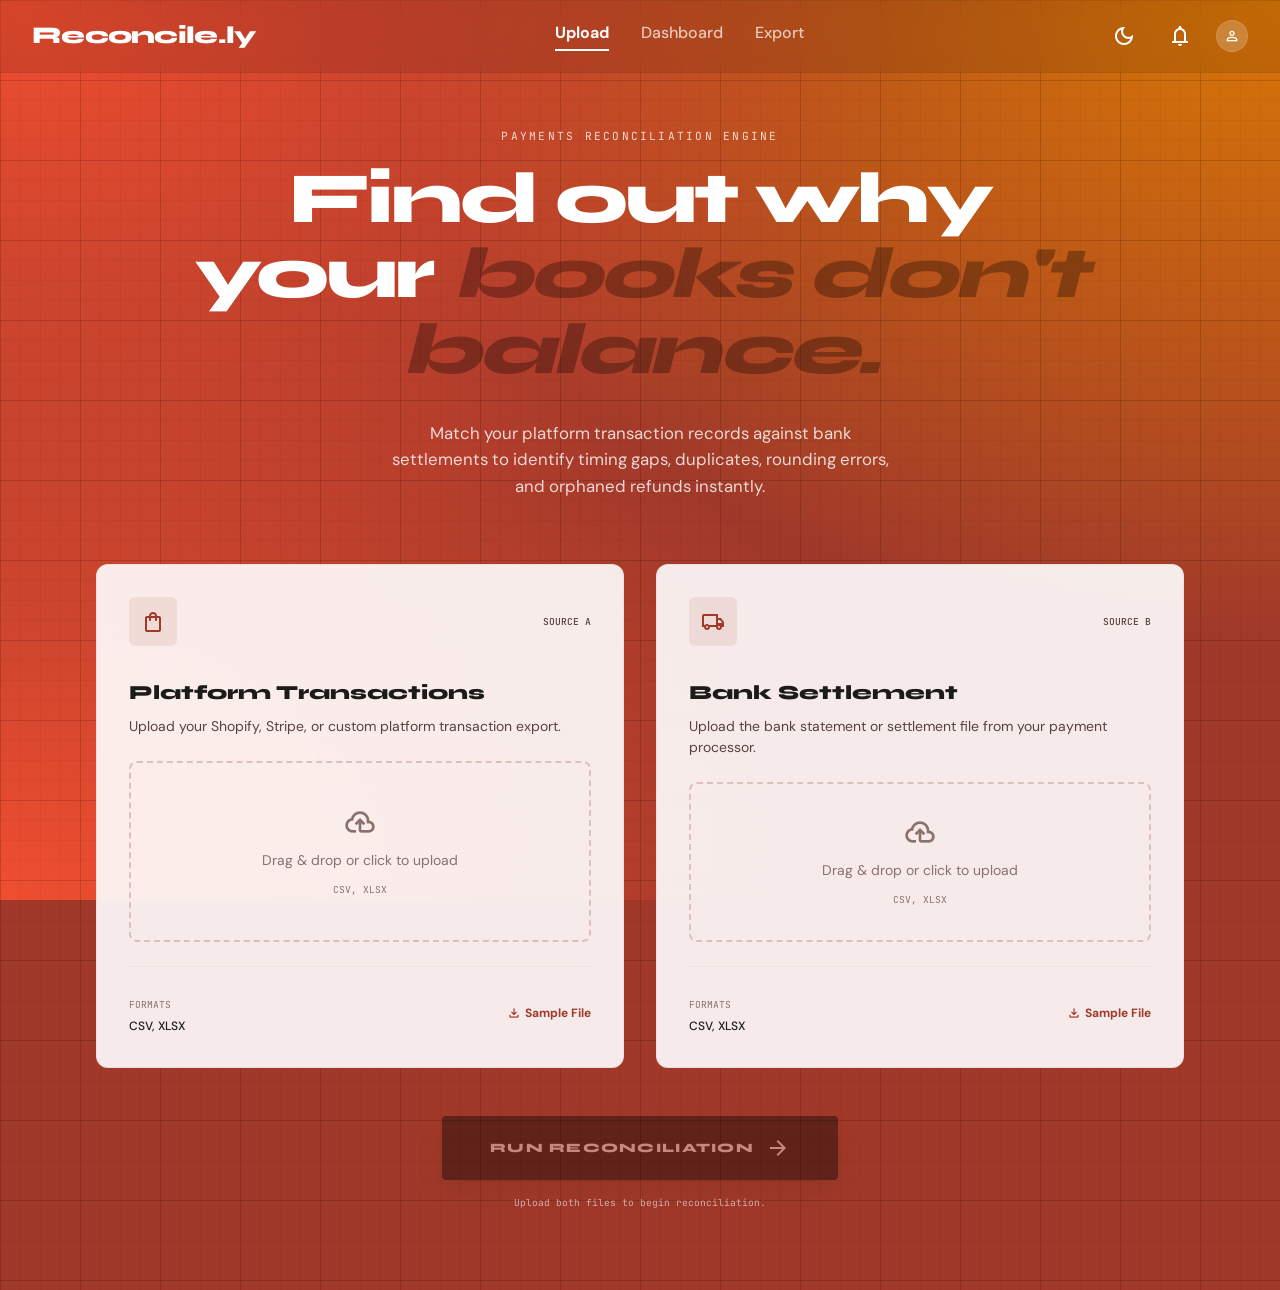
<file: index.html>
<!DOCTYPE html>
<html lang="en">
<head>
  <meta charset="utf-8"/>
  <meta content="width=device-width, initial-scale=1.0" name="viewport"/>
  <title>Reconcile.ly — Revenue Recovery</title>
  <meta name="description" content="Reconcile your platform transactions against bank settlement files to identify timing gaps, duplicates, and rounding discrepancies."/>
  <link href="https://fonts.googleapis.com/css2?family=Syne:wght@700;800&family=DM+Sans:ital,wght@0,400;0,500;0,700;1,400&family=JetBrains+Mono:wght@400;500&family=Epilogue:wght@700&family=Plus+Jakarta+Sans:wght@400;500;600&family=Space+Grotesk:wght@400;500&display=swap" rel="stylesheet"/>
  <link href="https://fonts.googleapis.com/css2?family=Material+Symbols+Outlined:wght,FILL@100..700,0..1&display=swap" rel="stylesheet"/>
  <link href="css/styles.css" rel="stylesheet"/>
  <link href="https://cdn.sheetjs.com/xlsx-0.20.0/package/dist/xlsx.full.min.js" rel="preload" as="script"/>
  <script src="https://cdn.sheetjs.com/xlsx-0.20.0/package/dist/xlsx.full.min.js"></script>
  <link rel="icon" type="image/png" href="screen.png">
</head>
<body class="terracotta-bg dm-sans" style="color:#fff; min-height:100vh;">
<div class="blueprint-grid" style="min-height:100vh;">

  <!-- Header -->
  <header class="upload-header">
    <div class="syne-bold" style="font-size:1.5rem; letter-spacing:-0.03em; color:#fff;">Reconcile.ly</div>
    <nav style="display:flex; gap:2rem;">
      <a href="index.html" style="color:#fff; font-weight:700; border-bottom:2px solid #fff; padding-bottom:0.25rem;">Upload</a>
      <a href="dashboard.html" style="color:rgba(255,255,255,0.7); font-weight:500; transition:color 0.2s;" onmouseenter="this.style.color='#fff'" onmouseleave="this.style.color='rgba(255,255,255,0.7)'">Dashboard</a>
      <a href="export.html" style="color:rgba(255,255,255,0.7); font-weight:500; transition:color 0.2s;" onmouseenter="this.style.color='#fff'" onmouseleave="this.style.color='rgba(255,255,255,0.7)'">Export</a>
    </nav>
    <div style="display:flex; align-items:center; gap:1rem;">
      <button style="padding:0.5rem; border-radius:50%; color:#fff; transition:background 0.2s;" onmouseenter="this.style.background='rgba(255,255,255,0.1)'" onmouseleave="this.style.background='transparent'">
        <span class="material-symbols-outlined">dark_mode</span>
      </button>
      <button style="padding:0.5rem; border-radius:50%; color:#fff; transition:background 0.2s;" onmouseenter="this.style.background='rgba(255,255,255,0.1)'" onmouseleave="this.style.background='transparent'">
        <span class="material-symbols-outlined">notifications</span>
      </button>
      <div style="width:2rem; height:2rem; border-radius:50%; background:rgba(255,255,255,0.2); border:1px solid rgba(255,255,255,0.1); display:flex; align-items:center; justify-content:center;">
        <span class="material-symbols-outlined" style="font-size:16px;">person</span>
      </div>
    </div>
  </header>

  <!-- Main -->
  <main class="upload-main">
    <!-- Hero -->
    <section style="max-width:56rem; width:100%; text-align:center; margin-bottom:4rem;">
      <div class="jb-mono" style="font-size:0.7rem; text-transform:uppercase; letter-spacing:0.2em; color:rgba(255,255,255,0.8); margin-bottom:1rem;">Payments Reconciliation Engine</div>
      <h1 class="syne-bold" style="font-size:clamp(2.5rem,6vw,4.5rem); letter-spacing:-0.04em; line-height:1.05; margin-bottom:2rem;">
        Find out why your <span style="color:rgba(0,0,0,0.3); font-style:italic;">books don't balance.</span>
      </h1>
      <p style="color:rgba(255,255,255,0.8); max-width:32rem; margin:0 auto; font-size:1.05rem; line-height:1.6;">
        Match your platform transaction records against bank settlements to identify timing gaps, duplicates, rounding errors, and orphaned refunds instantly.
      </p>
    </section>

    <!-- Drop Zones -->
    <div style="max-width:68rem; width:100%; display:grid; grid-template-columns:1fr 1fr; gap:2rem; margin-bottom:3rem;">

      <!-- Zone 1: Platform Transactions -->
      <div id="dropzone-order" class="drop-zone" style="color:#1b1c1a;">
        <input type="file" id="file-input-order" accept=".csv,.xlsx,.xls" style="display:none"/>
        <div style="display:flex; justify-content:space-between; align-items:center; margin-bottom:2rem;">
          <div style="padding:0.75rem; background:rgba(161,57,42,0.1); border-radius:0.375rem;">
            <span class="material-symbols-outlined" style="color:#a1392a;">shopping_bag</span>
          </div>
          <span class="jb-mono" style="font-size:0.6rem; color:#57423e; font-weight:500;">SOURCE A</span>
        </div>
        <h3 class="syne-bold" style="font-size:1.25rem; margin-bottom:0.5rem;">Platform Transactions</h3>
        <p style="font-size:0.875rem; color:#57423e; margin-bottom:1.5rem;">Upload your Shopify, Stripe, or custom platform transaction export.</p>

        <!-- Empty state (drag area) -->
        <div id="empty-state-order" class="drop-area">
          <span class="material-symbols-outlined" style="font-size:2rem; color:#8a716d;">cloud_upload</span>
          <span style="font-size:0.875rem; color:#8a716d;">Drag & drop or click to upload</span>
          <span class="jb-mono" style="font-size:0.6rem; color:#8a716d;">CSV, XLSX</span>
        </div>

        <!-- Uploaded state -->
        <div id="uploaded-state-order" class="uploaded-state">
          <div style="width:2.5rem; height:2.5rem; border-radius:50%; background:#006c4e; display:flex; align-items:center; justify-content:center; flex-shrink:0;">
            <span class="material-symbols-outlined" style="color:#fff; font-size:1rem; font-variation-settings:'FILL' 1;">check</span>
          </div>
          <div style="flex:1; overflow:hidden;">
            <p id="filename-order" class="jb-mono" style="font-size:0.75rem; font-weight:700; color:#006c4e; white-space:nowrap; overflow:hidden; text-overflow:ellipsis;">—</p>
            <p id="rowcount-order" class="jb-mono" style="font-size:0.6rem; color:rgba(0,113,81,0.6); margin-top:0.25rem;">—</p>
          </div>
          <button id="clear-order" style="color:rgba(0,108,78,0.4); transition:color 0.2s;" onmouseenter="this.style.color='#006c4e'" onmouseleave="this.style.color='rgba(0,108,78,0.4)'">
            <span class="material-symbols-outlined" style="font-size:1.125rem;">close</span>
          </button>
        </div>

        <div style="margin-top:1.5rem; display:flex; justify-content:space-between; align-items:center; padding-top:1.5rem; border-top:1px solid rgba(222,192,187,0.2);">
          <div>
            <span class="jb-mono" style="font-size:0.6rem; text-transform:uppercase; color:#8a716d;">Formats</span>
            <span style="display:block; font-size:0.75rem; font-weight:500; margin-top:0.125rem;">CSV, XLSX</span>
          </div>
          <a id="sample-order" href="#" style="font-size:0.75rem; color:#a1392a; font-weight:700; display:flex; align-items:center; gap:0.25rem; transition:opacity 0.2s;" onmouseenter="this.style.opacity='0.7'" onmouseleave="this.style.opacity='1'">
            <span class="material-symbols-outlined" style="font-size:0.875rem;">download</span>
            Sample File
          </a>
        </div>
      </div>

      <!-- Zone 2: Bank Settlement -->
      <div id="dropzone-remit" class="drop-zone" style="color:#1b1c1a;">
        <input type="file" id="file-input-remit" accept=".csv,.xlsx,.xls" style="display:none"/>
        <div style="display:flex; justify-content:space-between; align-items:center; margin-bottom:2rem;">
          <div style="padding:0.75rem; background:rgba(161,57,42,0.1); border-radius:0.375rem;">
            <span class="material-symbols-outlined" style="color:#a1392a;">local_shipping</span>
          </div>
          <span class="jb-mono" style="font-size:0.6rem; color:#57423e; font-weight:500;">SOURCE B</span>
        </div>
        <h3 class="syne-bold" style="font-size:1.25rem; margin-bottom:0.5rem;">Bank Settlement</h3>
        <p style="font-size:0.875rem; color:#57423e; margin-bottom:1.5rem;">Upload the bank statement or settlement file from your payment processor.</p>

        <!-- Empty state -->
        <div id="empty-state-remit" class="drop-area">
          <span class="material-symbols-outlined" style="font-size:2rem; color:#8a716d;">cloud_upload</span>
          <span style="font-size:0.875rem; color:#8a716d;">Drag & drop or click to upload</span>
          <span class="jb-mono" style="font-size:0.6rem; color:#8a716d;">CSV, XLSX</span>
        </div>

        <!-- Uploaded state -->
        <div id="uploaded-state-remit" class="uploaded-state">
          <div style="width:2.5rem; height:2.5rem; border-radius:50%; background:#006c4e; display:flex; align-items:center; justify-content:center; flex-shrink:0;">
            <span class="material-symbols-outlined" style="color:#fff; font-size:1rem; font-variation-settings:'FILL' 1;">check</span>
          </div>
          <div style="flex:1; overflow:hidden;">
            <p id="filename-remit" class="jb-mono" style="font-size:0.75rem; font-weight:700; color:#006c4e; white-space:nowrap; overflow:hidden; text-overflow:ellipsis;">—</p>
            <p id="rowcount-remit" class="jb-mono" style="font-size:0.6rem; color:rgba(0,113,81,0.6); margin-top:0.25rem;">—</p>
          </div>
          <button id="clear-remit" style="color:rgba(0,108,78,0.4); transition:color 0.2s;" onmouseenter="this.style.color='#006c4e'" onmouseleave="this.style.color='rgba(0,108,78,0.4)'">
            <span class="material-symbols-outlined" style="font-size:1.125rem;">close</span>
          </button>
        </div>

        <div style="margin-top:1.5rem; display:flex; justify-content:space-between; align-items:center; padding-top:1.5rem; border-top:1px solid rgba(222,192,187,0.2);">
          <div>
            <span class="jb-mono" style="font-size:0.6rem; text-transform:uppercase; color:#8a716d;">Formats</span>
            <span style="display:block; font-size:0.75rem; font-weight:500; margin-top:0.125rem;">CSV, XLSX</span>
          </div>
          <a id="sample-remit" href="#" style="font-size:0.75rem; color:#a1392a; font-weight:700; display:flex; align-items:center; gap:0.25rem; transition:opacity 0.2s;" onmouseenter="this.style.opacity='0.7'" onmouseleave="this.style.opacity='1'">
            <span class="material-symbols-outlined" style="font-size:0.875rem;">download</span>
            Sample File
          </a>
        </div>
      </div>
    </div>

    <!-- Currency Detection Banners (shown dynamically by JS) -->
    <!-- Mismatch Warning -->
    <div id="currency-mismatch-banner" style="display:none; max-width:68rem; width:100%; margin-bottom:1.5rem; padding:1.25rem 1.5rem; border-radius:var(--radius-lg,0.5rem); background:rgba(161,57,42,0.12); border:1px solid rgba(161,57,42,0.25); backdrop-filter:blur(4px);">
      <div style="display:flex; align-items:flex-start; gap:1rem;">
        <div style="padding:0.5rem; background:rgba(161,57,42,0.15); border-radius:50%; flex-shrink:0;">
          <span class="material-symbols-outlined" style="color:#a1392a; font-size:1.25rem;">currency_exchange</span>
        </div>
        <div style="flex:1;">
          <p class="syne-bold" style="font-size:0.85rem; color:#a1392a; margin-bottom:0.375rem;">Currency Mismatch Detected</p>
          <p id="currency-mismatch-text" style="font-size:0.8rem; color:#5c2e24; line-height:1.5;">
            Order export appears to be in <strong id="currency-order-label">USD</strong> and remittance file in <strong id="currency-remit-label">INR</strong>.
            Set a conversion rate below before running reconciliation.
          </p>
        </div>
      </div>
    </div>

    <!-- Undetected Notice -->
    <div id="currency-undetected-banner" style="display:none; max-width:68rem; width:100%; margin-bottom:1.5rem; padding:1rem 1.5rem; border-radius:var(--radius-lg,0.5rem); background:rgba(138,113,109,0.08); border:1px solid rgba(138,113,109,0.15);">
      <div style="display:flex; align-items:center; gap:0.75rem;">
        <span class="material-symbols-outlined" style="color:#8a716d; font-size:1.125rem;">info</span>
        <p style="font-size:0.8rem; color:#8a716d; line-height:1.5;">
          Currency not detected — assuming both files use the same currency. Set a conversion rate manually if needed.
        </p>
      </div>
    </div>

    <!-- Currency & Conversion Settings (always visible once any file is uploaded) -->
    <div id="currency-settings" style="display:none; max-width:68rem; width:100%; margin-bottom:2rem;">
      <div style="background:rgba(255,255,255,0.9); backdrop-filter:blur(4px); border-radius:var(--radius-xl,0.75rem); padding:1.5rem 2rem; border:1px solid rgba(0,0,0,0.05);">
        <div style="display:flex; align-items:center; gap:0.75rem; margin-bottom:1.25rem;">
          <span class="material-symbols-outlined" style="color:#a1392a; font-size:1.125rem;">tune</span>
          <span class="syne-bold" style="font-size:0.9rem; color:#1b1c1a;">Currency & Conversion</span>
        </div>
        <div style="display:grid; grid-template-columns:1fr 1fr; gap:1.5rem;">
          <!-- Display Currency -->
          <div>
            <label style="display:block; font-family:'JetBrains Mono',monospace; font-size:0.6rem; text-transform:uppercase; letter-spacing:0.12em; color:#8a716d; margin-bottom:0.5rem;">Dashboard Display Currency</label>
            <select id="select-display-currency" style="width:100%; padding:0.75rem 1rem; border:1px solid rgba(222,192,187,0.3); border-radius:var(--radius-md,0.25rem); background:#fff; font-family:'DM Sans',sans-serif; font-size:0.875rem; outline:none; color:#1b1c1a; transition:border-color 0.2s;" onfocus="this.style.borderColor='#a1392a'" onblur="this.style.borderColor='rgba(222,192,187,0.3)'">
              <option value="USD">$ — US Dollar (USD)</option>
              <option value="INR">₹ — Indian Rupee (INR)</option>
              <option value="EUR">€ — Euro (EUR)</option>
              <option value="GBP">£ — British Pound (GBP)</option>
            </select>
          </div>
          <!-- Conversion Rate -->
          <div>
            <label style="display:block; font-family:'JetBrains Mono',monospace; font-size:0.6rem; text-transform:uppercase; letter-spacing:0.12em; color:#8a716d; margin-bottom:0.5rem;">Order Amount Multiplier</label>
            <div style="position:relative;">
              <input id="input-conversion-rate" type="number" step="0.01" min="0.01" value="1.00" style="width:100%; padding:0.75rem 1rem; padding-right:3rem; border:1px solid rgba(222,192,187,0.3); border-radius:var(--radius-md,0.25rem); background:#fff; font-family:'JetBrains Mono',monospace; font-size:0.875rem; outline:none; color:#1b1c1a; transition:border-color 0.2s;" onfocus="this.style.borderColor='#a1392a'" onblur="this.style.borderColor='rgba(222,192,187,0.3)'"/>
              <span style="position:absolute; right:1rem; top:50%; transform:translateY(-50%); font-family:'JetBrains Mono',monospace; font-size:0.65rem; color:#8a716d;">×</span>
            </div>
            <p style="font-size:0.65rem; color:#8a716d; margin-top:0.375rem; line-height:1.4;">
              Set to <strong>1.0</strong> if both files are in the same currency. Use an FX rate (e.g. <strong>83.5</strong>) if the order file is in a different currency than the remittance.
            </p>
          </div>
        </div>
      </div>
    </div>

    <!-- CTA -->
    <div style="display:flex; flex-direction:column; align-items:center; gap:1rem;">
      <button id="btn-run-reconciliation" class="btn-run" disabled style="opacity:0.4;">
        <span class="syne-bold" style="font-size:0.8rem; letter-spacing:0.1em; text-transform:uppercase; display:flex; align-items:center; gap:0.75rem;">
          Run reconciliation
          <span class="material-symbols-outlined">arrow_forward</span>
        </span>
      </button>
      <p id="status-text" class="jb-mono" style="font-size:0.6rem; color:rgba(255,255,255,0.6);">Upload both files to begin reconciliation.</p>
    </div>
  </main>

  <!-- Side decoration -->
  <div style="display:none;" class="lg-show">
    <div style="position:fixed; left:2rem; bottom:2rem; display:flex; align-items:center; gap:1rem; transform:rotate(-90deg); transform-origin:left; pointer-events:none;">
      <span class="jb-mono" style="font-size:0.6rem; color:rgba(255,255,255,0.4); text-transform:uppercase; letter-spacing:0.15em;">Archive Ref: REC-2024-10</span>
      <div style="height:1px; width:6rem; background:rgba(255,255,255,0.2);"></div>
    </div>
  </div>
</div>

<script src="js/app.js"></script>
<script src="js/reconcile.js"></script>
<script src="js/upload.js"></script>
</body>
</html>
</file>
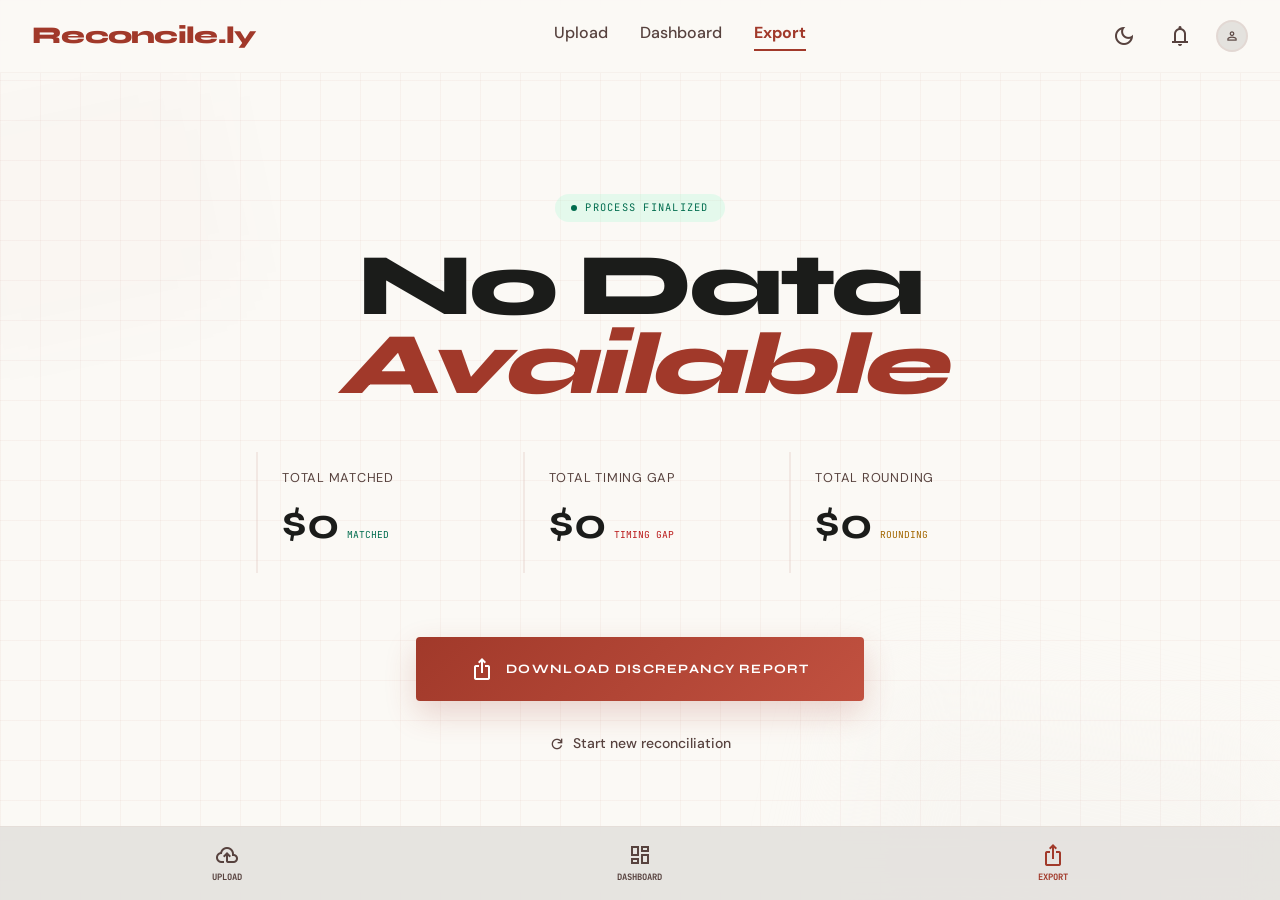
<file: export.html>
<!DOCTYPE html>
<html lang="en">
<head>
  <meta charset="utf-8"/>
  <meta content="width=device-width, initial-scale=1.0" name="viewport"/>
  <title>Reconcile.ly — Export & Summary</title>
  <meta name="description" content="Reconciliation complete. Download your discrepancy report."/>
  <link href="https://fonts.googleapis.com/css2?family=Syne:wght@700;800&family=DM+Sans:ital,wght@0,400;0,500;0,700;1,400&family=JetBrains+Mono:wght@400;500&family=Epilogue:wght@700&family=Plus+Jakarta+Sans:wght@400;500;600&family=Space+Grotesk:wght@400;500&display=swap" rel="stylesheet"/>
  <link href="https://fonts.googleapis.com/css2?family=Material+Symbols+Outlined:wght,FILL@100..700,0..1&display=swap" rel="stylesheet"/>
  <link href="css/styles.css" rel="stylesheet"/>
  <link rel="icon" type="image/png" href="screen.png">
</head>
<body>

<!-- Top Navigation (unified) -->
<header class="upload-header" style="background:rgba(251,249,245,0.9); backdrop-filter:blur(12px); border-bottom:1px solid rgba(222,192,187,0.15);">
  <div class="syne-bold" style="font-size:1.5rem; letter-spacing:-0.03em; color:var(--primary);">Reconcile.ly</div>
  <nav style="display:flex; gap:2rem;">
    <a href="index.html" style="color:var(--on-surface-variant); font-weight:500; transition:color 0.2s;" onmouseenter="this.style.color='var(--primary)'" onmouseleave="this.style.color='var(--on-surface-variant)'">Upload</a>
    <a href="dashboard.html" style="color:var(--on-surface-variant); font-weight:500; transition:color 0.2s;" onmouseenter="this.style.color='var(--primary)'" onmouseleave="this.style.color='var(--on-surface-variant)'">Dashboard</a>
    <a href="export.html" style="color:var(--primary); font-weight:700; border-bottom:2px solid var(--primary); padding-bottom:0.25rem;">Export</a>
  </nav>
  <div style="display:flex; align-items:center; gap:1rem;">
    <button style="padding:0.5rem; border-radius:50%; color:var(--on-surface-variant); transition:all 0.2s;" onmouseenter="this.style.color='var(--primary)';this.style.background='rgba(161,57,42,0.06)'" onmouseleave="this.style.color='var(--on-surface-variant)';this.style.background='transparent'">
      <span class="material-symbols-outlined">dark_mode</span>
    </button>
    <button style="padding:0.5rem; border-radius:50%; color:var(--on-surface-variant); transition:all 0.2s;" onmouseenter="this.style.color='var(--primary)';this.style.background='rgba(161,57,42,0.06)'" onmouseleave="this.style.color='var(--on-surface-variant)';this.style.background='transparent'">
      <span class="material-symbols-outlined">notifications</span>
    </button>
    <div style="width:2rem; height:2rem; border-radius:50%; background:var(--surface-container-highest); border:2px solid rgba(222,192,187,0.3); display:flex; align-items:center; justify-content:center;">
      <span class="material-symbols-outlined" style="font-size:14px; color:var(--on-surface-variant);">person</span>
    </div>
  </div>
</header>

<main class="export-main bg-grid-lines" style="padding-left:1.5rem; padding-right:1.5rem;">

  <div style="position:relative; z-index:10; width:100%; max-width:52rem; display:flex; flex-direction:column; align-items:center; text-align:center;">
    <!-- Badge -->
    <div class="export-badge">
      <span style="width:6px; height:6px; border-radius:50%; background:var(--secondary);"></span>
      Process Finalized
    </div>

    <!-- Headline -->
    <h1 id="export-headline" class="export-headline">
      Reconciliation<br/>
      <span style="color:var(--primary); font-style:italic;">Complete</span>
    </h1>

    <!-- Summary Stats -->
    <div class="export-stats">
      <div class="export-stat">
        <p class="export-stat-label">Total Matched</p>
        <div style="display:flex; align-items:baseline; gap:0.5rem;">
          <span id="export-matched" class="export-stat-value">$0</span>
          <span class="export-stat-tag" style="color:var(--secondary);">MATCHED</span>
        </div>
      </div>
      <div class="export-stat">
        <p class="export-stat-label">Total Timing Gap</p>
        <div style="display:flex; align-items:baseline; gap:0.5rem;">
          <span id="export-missing" class="export-stat-value">$0</span>
          <span class="export-stat-tag" style="color:var(--error);">TIMING GAP</span>
        </div>
      </div>
      <div class="export-stat">
        <p class="export-stat-label">Total Rounding</p>
        <div style="display:flex; align-items:baseline; gap:0.5rem;">
          <span id="export-shortpaid" class="export-stat-value">$0</span>
          <span class="export-stat-tag" style="color:var(--tertiary-container);">ROUNDING</span>
        </div>
      </div>
    </div>

    <!-- CTA -->
    <div style="display:flex; flex-direction:column; align-items:center; gap:0; width:100%; max-width:28rem;">
      <button id="btn-download-report" class="btn-download">
        <span class="material-symbols-outlined">ios_share</span>
        Download discrepancy report
      </button>
      <a id="btn-new-reconciliation" href="#" class="link-new">
        <span class="material-symbols-outlined" style="font-size:1rem;">refresh</span>
        Start new reconciliation
      </a>
    </div>
  </div>

  <!-- Decorative blurred shapes -->
  <div style="position:absolute; bottom:0; right:0; width:33%; height:16rem; background:var(--surface-container-low); opacity:0.5; z-index:-1; transform:translateY(5rem) rotate(12deg); filter:blur(48px);"></div>
  <div style="position:absolute; top:5rem; left:0; width:25%; height:16rem; background:rgba(161,57,42,0.05); opacity:0.3; z-index:-1; transform:translateX(-5rem) rotate(-12deg); filter:blur(48px);"></div>

  <!-- Fixed corner metadata -->
  <div style="position:fixed; bottom:2rem; left:2rem; display:none;" class="lg-block">
    <div style="opacity:0.4;">
      <p style="font-family:var(--font-label); font-size:0.6rem; text-transform:uppercase; letter-spacing:0.15em; color:var(--on-surface-variant);">Archival Reference</p>
      <p id="export-session-id" style="font-family:var(--font-label); font-size:0.75rem; font-weight:500;">REC_0000</p>
    </div>
  </div>
  <div style="position:fixed; bottom:2rem; right:2rem; display:none;" class="lg-block">
    <div style="text-align:right; opacity:0.4;">
      <p style="font-family:var(--font-label); font-size:0.6rem; text-transform:uppercase; letter-spacing:0.15em; color:var(--on-surface-variant);">Generation Time</p>
      <p id="export-timestamp" style="font-family:var(--font-label); font-size:0.75rem; font-weight:500;">—</p>
    </div>
  </div>
</main>

<!-- Mobile Bottom Nav -->
<nav style="position:fixed; bottom:0; left:0; width:100%; background:rgba(228,226,222,0.9); backdrop-filter:blur(16px); border-top:1px solid rgba(222,192,187,0.2); z-index:50; display:flex; justify-content:space-around; align-items:center; padding:1rem 1.5rem;" class="md-hidden">
  <a href="index.html" style="display:flex; flex-direction:column; align-items:center; gap:0.25rem; color:var(--on-surface-variant);">
    <span class="material-symbols-outlined">cloud_upload</span>
    <span style="font-family:var(--font-label); font-size:0.55rem; font-weight:700;">UPLOAD</span>
  </a>
  <a href="dashboard.html" style="display:flex; flex-direction:column; align-items:center; gap:0.25rem; color:var(--on-surface-variant);">
    <span class="material-symbols-outlined">dashboard</span>
    <span style="font-family:var(--font-label); font-size:0.55rem; font-weight:700;">DASHBOARD</span>
  </a>
  <a href="export.html" style="display:flex; flex-direction:column; align-items:center; gap:0.25rem; color:var(--primary);">
    <span class="material-symbols-outlined" style="font-variation-settings:'FILL' 1;">ios_share</span>
    <span style="font-family:var(--font-label); font-size:0.55rem; font-weight:700;">EXPORT</span>
  </a>
</nav>

<script src="js/app.js"></script>
<script src="js/export-page.js"></script>
</body>
</html>
</file>
<file: css/styles.css>
/* ============================================================
   Reconcile.ly — Unified Design System
   Extracted from Stitch "Financial Architect" / "Suede Ledger"
   ============================================================ */

/* ---------- CSS Custom Properties ---------- */
:root {
  --primary: #a1392a;
  --primary-container: #c15140;
  --on-primary: #ffffff;
  --secondary: #006c4e;
  --secondary-container: #82f5c6;
  --on-secondary: #ffffff;
  --tertiary: #815100;
  --tertiary-container: #a36700;
  --error: #ba1a1a;
  --error-container: #ffdad6;
  --surface: #fbf9f5;
  --surface-container-lowest: #ffffff;
  --surface-container-low: #f5f3ef;
  --surface-container: #efeeea;
  --surface-container-high: #eae8e4;
  --surface-container-highest: #e4e2de;
  --on-surface: #1b1c1a;
  --on-surface-variant: #57423e;
  --outline: #8a716d;
  --outline-variant: #dec0bb;
  --inverse-surface: #30312e;
  --primary-fixed: #ffdad4;

  --font-headline: 'Syne', 'Epilogue', sans-serif;
  --font-body: 'DM Sans', 'Plus Jakarta Sans', sans-serif;
  --font-label: 'JetBrains Mono', 'Space Grotesk', monospace;

  --radius-sm: 0.125rem;
  --radius-md: 0.25rem;
  --radius-lg: 0.5rem;
  --radius-xl: 0.75rem;
}

/* ---------- Reset & Base ---------- */
*, *::before, *::after { box-sizing: border-box; margin: 0; padding: 0; }

html { scroll-behavior: smooth; }

body {
  font-family: var(--font-body);
  color: var(--on-surface);
  background: var(--surface);
  line-height: 1.5;
  -webkit-font-smoothing: antialiased;
}

a { text-decoration: none; color: inherit; }
button { cursor: pointer; border: none; background: none; font-family: inherit; }
input, select, textarea { font-family: var(--font-body); }
img { display: block; max-width: 100%; }
::selection { background: var(--primary-fixed); color: var(--primary); }

.material-symbols-outlined {
  font-variation-settings: 'FILL' 0, 'wght' 400, 'GRAD' 0, 'opsz' 24;
  display: inline-block;
  vertical-align: middle;
}

/* ---------- Grid Textures ---------- */
.bg-grid-lines {
  background-size: 40px 40px;
  background-image:
    linear-gradient(to right, rgba(222,192,187,0.15) 1px, transparent 1px),
    linear-gradient(to bottom, rgba(222,192,187,0.15) 1px, transparent 1px);
}

.bg-grid-dots {
  background-image: radial-gradient(circle, rgba(222,192,187,0.25) 1px, transparent 1px);
  background-size: 24px 24px;
}

.blueprint-grid {
  background-image:
    linear-gradient(to right, rgba(0,0,0,0.12) 1px, transparent 1px),
    linear-gradient(to bottom, rgba(0,0,0,0.12) 1px, transparent 1px),
    linear-gradient(to right, rgba(0,0,0,0.04) 1px, transparent 1px),
    linear-gradient(to bottom, rgba(0,0,0,0.04) 1px, transparent 1px);
  background-size: 80px 80px, 80px 80px, 20px 20px, 20px 20px;
}

/* ---------- Terracotta Background ---------- */
.terracotta-bg {
  background-color: #a1392a;
  background-image:
    radial-gradient(at 0% 0%, #f04e30 0px, transparent 50%),
    radial-gradient(at 100% 0%, #d97706 0px, transparent 50%),
    radial-gradient(at 100% 100%, #a1392a 0px, transparent 50%),
    radial-gradient(at 0% 100%, #f04e30 0px, transparent 50%);
  background-attachment: fixed;
}

/* ---------- Utilities ---------- */
.ambient-depth {
  box-shadow: 0px 4px 20px rgba(87,66,62,0.04), 0px 10px 40px rgba(87,66,62,0.06);
}

.glass-card {
  background: rgba(255,255,255,0.8);
  backdrop-filter: blur(12px);
}

.primary-gradient {
  background: linear-gradient(135deg, #a1392a 0%, #c15140 100%);
}

.syne { font-family: var(--font-headline); }
.syne-bold { font-family: var(--font-headline); font-weight: 800; }
.jb-mono { font-family: var(--font-label); }
.dm-sans { font-family: var(--font-body); }

/* ---------- Upload Page ---------- */
.upload-header {
  position: fixed;
  top: 0;
  width: 100%;
  z-index: 50;
  display: flex;
  justify-content: space-between;
  align-items: center;
  padding: 1rem 2rem;
  background: rgba(0,0,0,0.1);
  backdrop-filter: blur(12px);
  border-bottom: 1px solid rgba(0,0,0,0.05);
}

.upload-main {
  position: relative;
  padding-top: 8rem;
  padding-bottom: 5rem;
  padding-left: 1.5rem;
  padding-right: 1.5rem;
  min-height: 100vh;
  display: flex;
  flex-direction: column;
  align-items: center;
  justify-content: center;
}

.drop-zone {
  background: rgba(255,255,255,0.9);
  backdrop-filter: blur(4px);
  padding: 2rem;
  border-radius: var(--radius-xl);
  display: flex;
  flex-direction: column;
  height: 100%;
  border: 1px solid rgba(0,0,0,0.05);
  transition: all 0.3s;
}
.drop-zone:hover { border-color: rgba(0,0,0,0.1); }
.drop-zone.drag-over {
  border-color: var(--primary);
  background: rgba(255,255,255,0.95);
  box-shadow: 0 0 0 3px rgba(161,57,42,0.15);
}

.drop-area {
  cursor: pointer;
  border: 2px dashed var(--outline-variant);
  border-radius: var(--radius-lg);
  padding: 2rem;
  text-align: center;
  transition: all 0.2s;
  flex: 1;
  display: flex;
  flex-direction: column;
  align-items: center;
  justify-content: center;
  gap: 0.75rem;
}
.drop-area:hover { border-color: var(--primary); background: rgba(161,57,42,0.03); }

.uploaded-state {
  display: none;
  background: rgba(0,108,78,0.1);
  border: 1px solid rgba(0,108,78,0.2);
  padding: 1.5rem;
  border-radius: var(--radius-lg);
  align-items: flex-start;
  gap: 1rem;
  margin-top: auto;
}

.btn-run {
  position: relative;
  padding: 1.25rem 3rem;
  background: #000;
  color: #fff;
  border-radius: var(--radius-md);
  overflow: hidden;
  transition: all 0.15s;
  box-shadow: 0 10px 30px rgba(0,0,0,0.2);
}
.btn-run:active { transform: scale(0.95); }
.btn-run:disabled { opacity: 0.4; pointer-events: none; }

/* ---------- Dashboard Layout ---------- */
.dashboard-layout {
  display: flex;
  min-height: 100vh;
}

.sidebar {
  display: flex;
  flex-direction: column;
  width: 16rem;
  padding: 2rem 1.5rem;
  gap: 2rem;
  position: sticky;
  top: 0;
  height: 100vh;
  background: var(--surface);
  flex-shrink: 0;
}

.sidebar-brand {
  font-family: var(--font-headline);
  font-size: 1.5rem;
  font-weight: 800;
  letter-spacing: -0.03em;
  color: var(--primary);
}
.sidebar-subtitle {
  font-family: var(--font-label);
  font-size: 0.6rem;
  text-transform: uppercase;
  letter-spacing: 0.15em;
  color: var(--on-surface-variant);
}

.sidebar-nav { flex: 1; display: flex; flex-direction: column; gap: 0.25rem; }

.nav-item {
  display: flex;
  align-items: center;
  gap: 0.75rem;
  padding: 0.75rem 1rem;
  border-radius: var(--radius-md);
  font-family: var(--font-label);
  font-size: 0.8rem;
  transition: all 0.2s;
  cursor: pointer;
}
.nav-inactive {
  color: #78716c;
}
.nav-inactive:hover {
  color: var(--primary);
  background: #f2efe9;
}
.nav-active {
  color: var(--primary);
  font-weight: 700;
  background: var(--surface);
  box-shadow: inset 0 4px 20px rgba(87,66,62,0.04);
}

.main-content {
  flex: 1;
  display: flex;
  flex-direction: column;
  min-width: 0;
}

.top-bar {
  position: sticky;
  top: 0;
  z-index: 40;
  display: flex;
  justify-content: space-between;
  align-items: center;
  padding: 1rem 2rem;
  background: rgba(251,249,245,0.8);
  backdrop-filter: blur(16px);
}

.search-input {
  background: var(--surface-container-low);
  border: none;
  border-radius: 999px;
  padding: 0.5rem 1rem 0.5rem 2.5rem;
  font-size: 0.875rem;
  width: 16rem;
  outline: none;
  transition: box-shadow 0.2s;
}
.search-input:focus { box-shadow: 0 0 0 2px var(--primary); }

.content-area { padding: 2rem; }

/* ---------- Metric Cards ---------- */
.metrics-grid {
  display: grid;
  grid-template-columns: repeat(3, 1fr);
  gap: 1.5rem;
  margin-bottom: 2rem;
}

.metric-card {
  background: var(--surface-container-lowest);
  padding: 2rem;
  border-radius: var(--radius-xl);
  box-shadow: 0px 4px 20px rgba(87,66,62,0.04), 0px 10px 40px rgba(87,66,62,0.06);
  position: relative;
  overflow: hidden;
}
.metric-card .border-accent {
  position: absolute;
  left: 0;
  top: 0;
  bottom: 0;
  width: 4px;
}

.metric-label {
  font-family: var(--font-label);
  font-size: 0.6rem;
  text-transform: uppercase;
  letter-spacing: 0.15em;
}

.metric-value {
  font-family: var(--font-headline);
  font-size: 2.25rem;
  font-weight: 800;
  letter-spacing: -0.03em;
}

.metric-note {
  font-family: var(--font-label);
  font-size: 0.7rem;
  font-weight: 500;
}

/* ---------- Data Table ---------- */
.table-container {
  background: var(--surface-container-lowest);
  border-radius: var(--radius-xl);
  box-shadow: 0px 4px 20px rgba(87,66,62,0.04), 0px 10px 40px rgba(87,66,62,0.06);
  overflow: hidden;
}

.table-header {
  padding: 1.5rem 2rem;
  border-bottom: 1px solid rgba(222,192,187,0.1);
  display: flex;
  justify-content: space-between;
  align-items: center;
}

.filter-tabs {
  display: flex;
  gap: 0.25rem;
}

.filter-tab {
  font-family: var(--font-label);
  font-size: 0.65rem;
  text-transform: uppercase;
  letter-spacing: 0.06em;
  padding: 0.5rem 1rem;
  border-radius: var(--radius-lg);
  transition: all 0.2s;
  color: var(--on-surface-variant);
  background: var(--surface-container-low);
}
.filter-active {
  background: var(--primary) !important;
  color: var(--on-primary) !important;
}
.filter-inactive:hover { background: var(--surface-container-high); }

.data-table {
  width: 100%;
  text-align: left;
  border-collapse: collapse;
}

.data-table thead tr {
  background: rgba(245,243,239,0.5);
}

.data-table th {
  padding: 1rem 1.5rem;
  font-family: var(--font-label);
  font-size: 0.6rem;
  text-transform: uppercase;
  letter-spacing: 0.12em;
  color: var(--on-surface-variant);
  font-weight: 400;
  white-space: nowrap;
}

.data-table .table-row {
  transition: background 0.15s;
}
.data-table .table-row:hover { background: rgba(245,243,239,0.4); }

.td-awb {
  padding: 1.25rem 1.5rem;
  font-family: var(--font-label);
  font-size: 0.8rem;
  font-weight: 600;
  color: var(--primary);
}

.td-date {
  padding: 1.25rem 1.5rem;
  font-size: 0.875rem;
  color: var(--on-surface-variant);
}

.td-city {
  padding: 1.25rem 1.5rem;
  font-size: 0.875rem;
}

.td-amount {
  padding: 1.25rem 1.5rem;
  font-family: var(--font-label);
  font-size: 0.8rem;
  text-align: right;
}

.td-status {
  padding: 1.25rem 1.5rem;
  text-align: center;
}

.status-pill {
  display: inline-block;
  padding: 0.25rem 0.625rem;
  border-radius: 999px;
  font-family: var(--font-label);
  font-size: 0.6rem;
  text-transform: uppercase;
  font-weight: 700;
  letter-spacing: -0.02em;
}

.table-footer {
  padding: 1rem 2rem;
  background: rgba(245,243,239,0.2);
  display: flex;
  justify-content: space-between;
  align-items: center;
  border-top: 1px solid rgba(222,192,187,0.05);
}

.table-footer-info {
  font-family: var(--font-label);
  font-size: 0.7rem;
  color: var(--on-surface-variant);
  font-style: italic;
}

.pg-btn {
  width: 2rem;
  height: 2rem;
  border-radius: var(--radius-md);
  display: flex;
  align-items: center;
  justify-content: center;
  font-family: var(--font-label);
  font-size: 0.7rem;
  transition: all 0.15s;
  color: var(--on-surface-variant);
}
.pg-btn:hover:not(:disabled) { background: var(--surface-container-low); }
.pg-btn:disabled { opacity: 0.3; cursor: default; }
.pg-active {
  background: var(--primary) !important;
  color: var(--on-primary) !important;
}

#pagination-buttons { display: flex; gap: 0.25rem; }

/* ---------- Detail Panel ---------- */
#detail-backdrop {
  display: none;
  position: fixed;
  inset: 0;
  background: rgba(27,28,26,0.05);
  backdrop-filter: blur(4px);
  z-index: 100;
  opacity: 0;
  transition: opacity 0.3s;
  cursor: pointer;
}
#detail-backdrop.visible { opacity: 1; }

#detail-panel {
  display: none;
  position: fixed;
  right: 0;
  top: 0;
  height: 100vh;
  width: 100%;
  max-width: 42rem;
  background: var(--surface-container-lowest);
  box-shadow: -10px 0 40px rgba(87,66,62,0.1);
  z-index: 110;
  flex-direction: column;
  transform: translateX(100%);
  transition: transform 0.3s cubic-bezier(0.4, 0, 0.2, 1);
}
#detail-panel.visible { transform: translateX(0); }

.panel-header {
  padding: 2rem 2.5rem;
  display: flex;
  justify-content: space-between;
  align-items: center;
  border-bottom: 1px solid rgba(222,192,187,0.2);
}

.panel-content {
  flex: 1;
  overflow-y: auto;
  padding: 2.5rem;
}

.panel-comparison {
  display: grid;
  grid-template-columns: 1fr 1fr;
  gap: 3rem;
  position: relative;
}
.panel-comparison::before {
  content: '';
  position: absolute;
  left: 50%;
  top: 0;
  bottom: 0;
  width: 1px;
  background: rgba(222,192,187,0.1);
  transform: translateX(-50%);
}

.panel-footer {
  padding: 2rem 2.5rem;
  background: var(--surface-container-low);
  border-top: 1px solid rgba(222,192,187,0.1);
  display: flex;
  justify-content: flex-end;
  gap: 1.5rem;
}

.delta-card {
  padding: 2rem;
  background: rgba(255,218,214,0.3);
  border-left: 4px solid var(--primary);
  border-radius: 0 var(--radius-xl) var(--radius-xl) 0;
}

.field-label {
  font-family: var(--font-label);
  font-size: 0.6rem;
  text-transform: uppercase;
  letter-spacing: 0.15em;
  color: rgba(87,66,62,0.5);
  margin-bottom: 0.25rem;
}

.field-value {
  font-family: var(--font-label);
  font-size: 1rem;
  font-weight: 700;
}

/* ---------- Buttons ---------- */
.btn-primary {
  padding: 0.75rem 1.5rem;
  background: linear-gradient(135deg, var(--primary), var(--primary-container));
  color: var(--on-primary);
  border-radius: var(--radius-lg);
  font-family: var(--font-headline);
  font-weight: 700;
  font-size: 0.7rem;
  text-transform: uppercase;
  letter-spacing: 0.1em;
  transition: all 0.15s;
}
.btn-primary:active { transform: scale(0.95); }

.btn-primary-sm {
  padding: 0.625rem 1.25rem;
  background: linear-gradient(135deg, var(--primary), var(--primary-container));
  color: var(--on-primary);
  border-radius: var(--radius-lg);
  font-family: var(--font-headline);
  font-weight: 700;
  font-size: 0.65rem;
  text-transform: uppercase;
  letter-spacing: 0.1em;
  transition: all 0.15s;
  box-shadow: 0 6px 20px rgba(161,57,42,0.2);
  cursor: pointer;
  border: none;
}
.btn-primary-sm:hover { transform: scale(1.02); }
.btn-primary-sm:active { transform: scale(0.95); }

.btn-secondary {
  padding: 0.5rem 1rem;
  background: var(--surface-container-low);
  color: var(--primary);
  border-radius: var(--radius-lg);
  font-family: var(--font-label);
  font-size: 0.65rem;
  text-transform: uppercase;
  letter-spacing: 0.06em;
  font-weight: 700;
  transition: all 0.15s;
}
.btn-secondary:hover { background: var(--surface-container-highest); }

.btn-ghost {
  font-family: var(--font-label);
  font-size: 0.65rem;
  text-transform: uppercase;
  letter-spacing: 0.15em;
  color: var(--on-surface-variant);
  font-weight: 500;
  transition: color 0.15s;
}
.btn-ghost:hover { color: var(--primary); }

/* ---------- Export Page ---------- */
.export-main {
  position: relative;
  padding-top: 8rem;
  padding-bottom: 5rem;
  min-height: 100vh;
  display: flex;
  flex-direction: column;
  align-items: center;
  justify-content: center;
  overflow: hidden;
}

.export-badge {
  display: inline-flex;
  align-items: center;
  gap: 0.5rem;
  padding: 0.375rem 1rem;
  border-radius: 999px;
  background: rgba(133,248,201,0.2);
  color: var(--secondary);
  font-family: var(--font-label);
  font-size: 0.65rem;
  text-transform: uppercase;
  letter-spacing: 0.12em;
  margin-bottom: 1.5rem;
}

.export-headline {
  font-family: var(--font-headline);
  font-size: clamp(3rem, 8vw, 5.5rem);
  font-weight: 800;
  letter-spacing: -0.04em;
  line-height: 0.9;
  margin-bottom: 3rem;
  text-align: center;
}

.export-stats {
  display: grid;
  grid-template-columns: repeat(3, 1fr);
  gap: 2rem;
  margin-bottom: 4rem;
  width: 100%;
  max-width: 48rem;
  text-align: left;
}

.export-stat {
  border-left: 2px solid rgba(222,192,187,0.3);
  padding-left: 1.5rem;
  padding-top: 1rem;
  padding-bottom: 1rem;
  transition: border-color 0.3s;
}
.export-stat:hover { border-color: var(--primary); }

.export-stat-label {
  font-size: 0.8rem;
  color: var(--on-surface-variant);
  text-transform: uppercase;
  letter-spacing: 0.06em;
  margin-bottom: 0.25rem;
}

.export-stat-value {
  font-family: var(--font-headline);
  font-size: 2.75rem;
  font-weight: 700;
}

.export-stat-tag {
  font-family: var(--font-label);
  font-size: 0.6rem;
  text-transform: uppercase;
}

.btn-download {
  width: 100%;
  max-width: 28rem;
  padding: 1.25rem 2rem;
  background: linear-gradient(135deg, var(--primary), var(--primary-container));
  color: var(--on-primary);
  font-family: var(--font-headline);
  font-size: 0.8rem;
  font-weight: 700;
  text-transform: uppercase;
  letter-spacing: 0.1em;
  border-radius: var(--radius-md);
  box-shadow: 0 12px 32px rgba(161,57,42,0.2);
  display: flex;
  align-items: center;
  justify-content: center;
  gap: 0.75rem;
  transition: all 0.2s;
}
.btn-download:hover { transform: scale(1.02); }
.btn-download:active { transform: scale(0.95); }

.link-new {
  color: var(--on-surface-variant);
  font-size: 0.875rem;
  font-weight: 500;
  display: flex;
  align-items: center;
  gap: 0.5rem;
  margin-top: 2rem;
  transition: color 0.2s;
}
.link-new:hover { color: var(--primary); }

/* ---------- Empty State ---------- */
.empty-dashboard {
  display: none;
  flex-direction: column;
  align-items: center;
  justify-content: center;
  padding: 6rem 2rem;
  text-align: center;
  gap: 1rem;
}

/* ---------- Responsive ---------- */
@media (max-width: 768px) {
  .metrics-grid { grid-template-columns: 1fr; }
  .sidebar { display: none; }
  .panel-comparison { grid-template-columns: 1fr; }
  #detail-panel { max-width: 100%; }
  .export-stats { grid-template-columns: 1fr; }
  .data-table { font-size: 0.75rem; }
  .data-table th, .td-awb, .td-date, .td-city, .td-amount, .td-status { padding: 0.75rem 0.75rem; }
}

/* ---------- Divider line between table rows ---------- */
.data-table tbody tr + tr { border-top: 1px solid rgba(222,192,187,0.1); }

/* ---------- Claims Modal ---------- */
.claim-modal-backdrop {
  position: fixed;
  inset: 0;
  background: rgba(27,28,26,0.4);
  backdrop-filter: blur(8px);
  z-index: 200;
  display: flex;
  align-items: center;
  justify-content: center;
  opacity: 0;
  transition: opacity 0.3s ease;
}
.claim-modal-backdrop.visible { opacity: 1; }

.claim-modal {
  width: 95%;
  max-width: 38rem;
  max-height: 90vh;
  background: var(--surface-container-lowest);
  border-radius: var(--radius-xl);
  box-shadow: 0 24px 80px rgba(87,66,62,0.18), 0 8px 32px rgba(87,66,62,0.1);
  display: flex;
  flex-direction: column;
  overflow: hidden;
  transform: translateY(20px) scale(0.97);
  transition: transform 0.3s cubic-bezier(0.4,0,0.2,1);
}
.claim-modal-backdrop.visible .claim-modal {
  transform: translateY(0) scale(1);
}

.claim-modal-header {
  padding: 1.5rem 2rem;
  display: flex;
  justify-content: space-between;
  align-items: center;
  border-bottom: 3px solid #a1392a;
  background: linear-gradient(135deg, rgba(161,57,42,0.04), rgba(193,81,64,0.02));
}

.claim-modal-body {
  flex: 1;
  overflow-y: auto;
  padding: 1.5rem 2rem;
  display: flex;
  flex-direction: column;
  gap: 1.25rem;
}

.claim-modal-footer {
  padding: 1.25rem 2rem;
  border-top: 1px solid rgba(222,192,187,0.15);
  display: flex;
  gap: 0.75rem;
  background: var(--surface-container-low);
}

.claim-field-label {
  font-family: var(--font-label);
  font-size: 0.6rem;
  text-transform: uppercase;
  letter-spacing: 0.12em;
  color: var(--on-surface-variant);
  display: block;
  margin-bottom: 0.375rem;
  font-weight: 600;
}

.claim-input {
  width: 100%;
  background: var(--surface-container-low);
  border: 1px solid rgba(222,192,187,0.2);
  border-radius: var(--radius-md);
  padding: 0.625rem 0.875rem;
  font-family: var(--font-body);
  font-size: 0.875rem;
  color: var(--on-surface);
  outline: none;
  transition: border-color 0.2s, box-shadow 0.2s;
}
.claim-input:focus {
  border-color: var(--primary);
  box-shadow: 0 0 0 2px rgba(161,57,42,0.12);
}

.claim-textarea {
  min-height: 14rem;
  resize: vertical;
  line-height: 1.6;
  font-size: 0.8rem;
}

select.claim-input {
  cursor: pointer;
  appearance: auto;
}

/* ---------- Coral / Terracotta Buttons ---------- */
.btn-coral {
  display: inline-flex;
  align-items: center;
  gap: 0.5rem;
  padding: 0.75rem 1.5rem;
  background: linear-gradient(135deg, #a1392a, #c15140);
  color: #fff;
  border: none;
  border-radius: var(--radius-lg);
  font-family: var(--font-headline);
  font-weight: 700;
  font-size: 0.7rem;
  text-transform: uppercase;
  letter-spacing: 0.08em;
  cursor: pointer;
  transition: all 0.2s;
  box-shadow: 0 4px 16px rgba(161,57,42,0.2);
  flex: 1;
  justify-content: center;
}
.btn-coral:hover { transform: translateY(-1px); box-shadow: 0 6px 24px rgba(161,57,42,0.3); }
.btn-coral:active { transform: scale(0.97); }

.btn-coral-outline {
  background: transparent;
  color: #a1392a;
  border: 1.5px solid #a1392a;
  box-shadow: none;
}
.btn-coral-outline:hover {
  background: rgba(161,57,42,0.06);
  box-shadow: none;
}

/* ---------- Recovery Potential Banner ---------- */
.recovery-banner {
  background: linear-gradient(135deg, #a1392a 0%, #c15140 40%, #d97706 100%);
  border-radius: var(--radius-xl);
  padding: 2rem 2.5rem;
  display: flex;
  justify-content: space-between;
  align-items: center;
  margin-bottom: 2rem;
  position: relative;
  overflow: hidden;
  box-shadow: 0 8px 32px rgba(161,57,42,0.2), 0 2px 8px rgba(161,57,42,0.1);
}
.recovery-banner::before {
  content: '';
  position: absolute;
  top: -50%;
  right: -10%;
  width: 40%;
  height: 200%;
  background: radial-gradient(ellipse, rgba(255,255,255,0.08) 0%, transparent 70%);
  pointer-events: none;
}
.recovery-banner-text {
  color: #fff;
}
.recovery-banner-label {
  font-family: var(--font-label);
  font-size: 0.65rem;
  text-transform: uppercase;
  letter-spacing: 0.15em;
  color: rgba(255,255,255,0.75);
  margin-bottom: 0.25rem;
}
.recovery-banner-value {
  font-family: var(--font-headline);
  font-size: 2rem;
  font-weight: 800;
  letter-spacing: -0.03em;
  color: #fff;
}
.recovery-banner-sub {
  font-family: var(--font-label);
  font-size: 0.7rem;
  color: rgba(255,255,255,0.65);
  margin-top: 0.25rem;
}

.btn-recovery {
  display: inline-flex;
  align-items: center;
  gap: 0.5rem;
  padding: 0.875rem 1.75rem;
  background: rgba(255,255,255,0.95);
  color: #a1392a;
  border: none;
  border-radius: var(--radius-lg);
  font-family: var(--font-headline);
  font-weight: 700;
  font-size: 0.7rem;
  text-transform: uppercase;
  letter-spacing: 0.08em;
  cursor: pointer;
  transition: all 0.2s;
  box-shadow: 0 4px 16px rgba(0,0,0,0.1);
  white-space: nowrap;
  flex-shrink: 0;
}
.btn-recovery:hover { transform: scale(1.03); background: #fff; }
.btn-recovery:active { transform: scale(0.97); }

/* ---------- Claimed Badge ---------- */
.claimed-badge {
  display: inline-block;
  padding: 0.125rem 0.5rem;
  border-radius: 999px;
  background: rgba(161,57,42,0.1);
  color: #a1392a;
  font-family: var(--font-label);
  font-size: 0.5rem;
  text-transform: uppercase;
  font-weight: 700;
  letter-spacing: 0.06em;
  margin-left: 0.375rem;
  vertical-align: middle;
}

/* ---------- Generate Claim button (detail panel) ---------- */
.btn-generate-claim {
  display: inline-flex;
  align-items: center;
  gap: 0.375rem;
  padding: 0.5rem 1rem;
  background: linear-gradient(135deg, #a1392a, #c15140);
  color: #fff;
  border: none;
  border-radius: var(--radius-lg);
  font-family: var(--font-label);
  font-size: 0.65rem;
  text-transform: uppercase;
  letter-spacing: 0.06em;
  font-weight: 700;
  cursor: pointer;
  transition: all 0.15s;
  box-shadow: 0 4px 12px rgba(161,57,42,0.2);
}
.btn-generate-claim:hover { transform: scale(1.02); box-shadow: 0 6px 20px rgba(161,57,42,0.3); }
.btn-generate-claim:active { transform: scale(0.95); }
</file>
